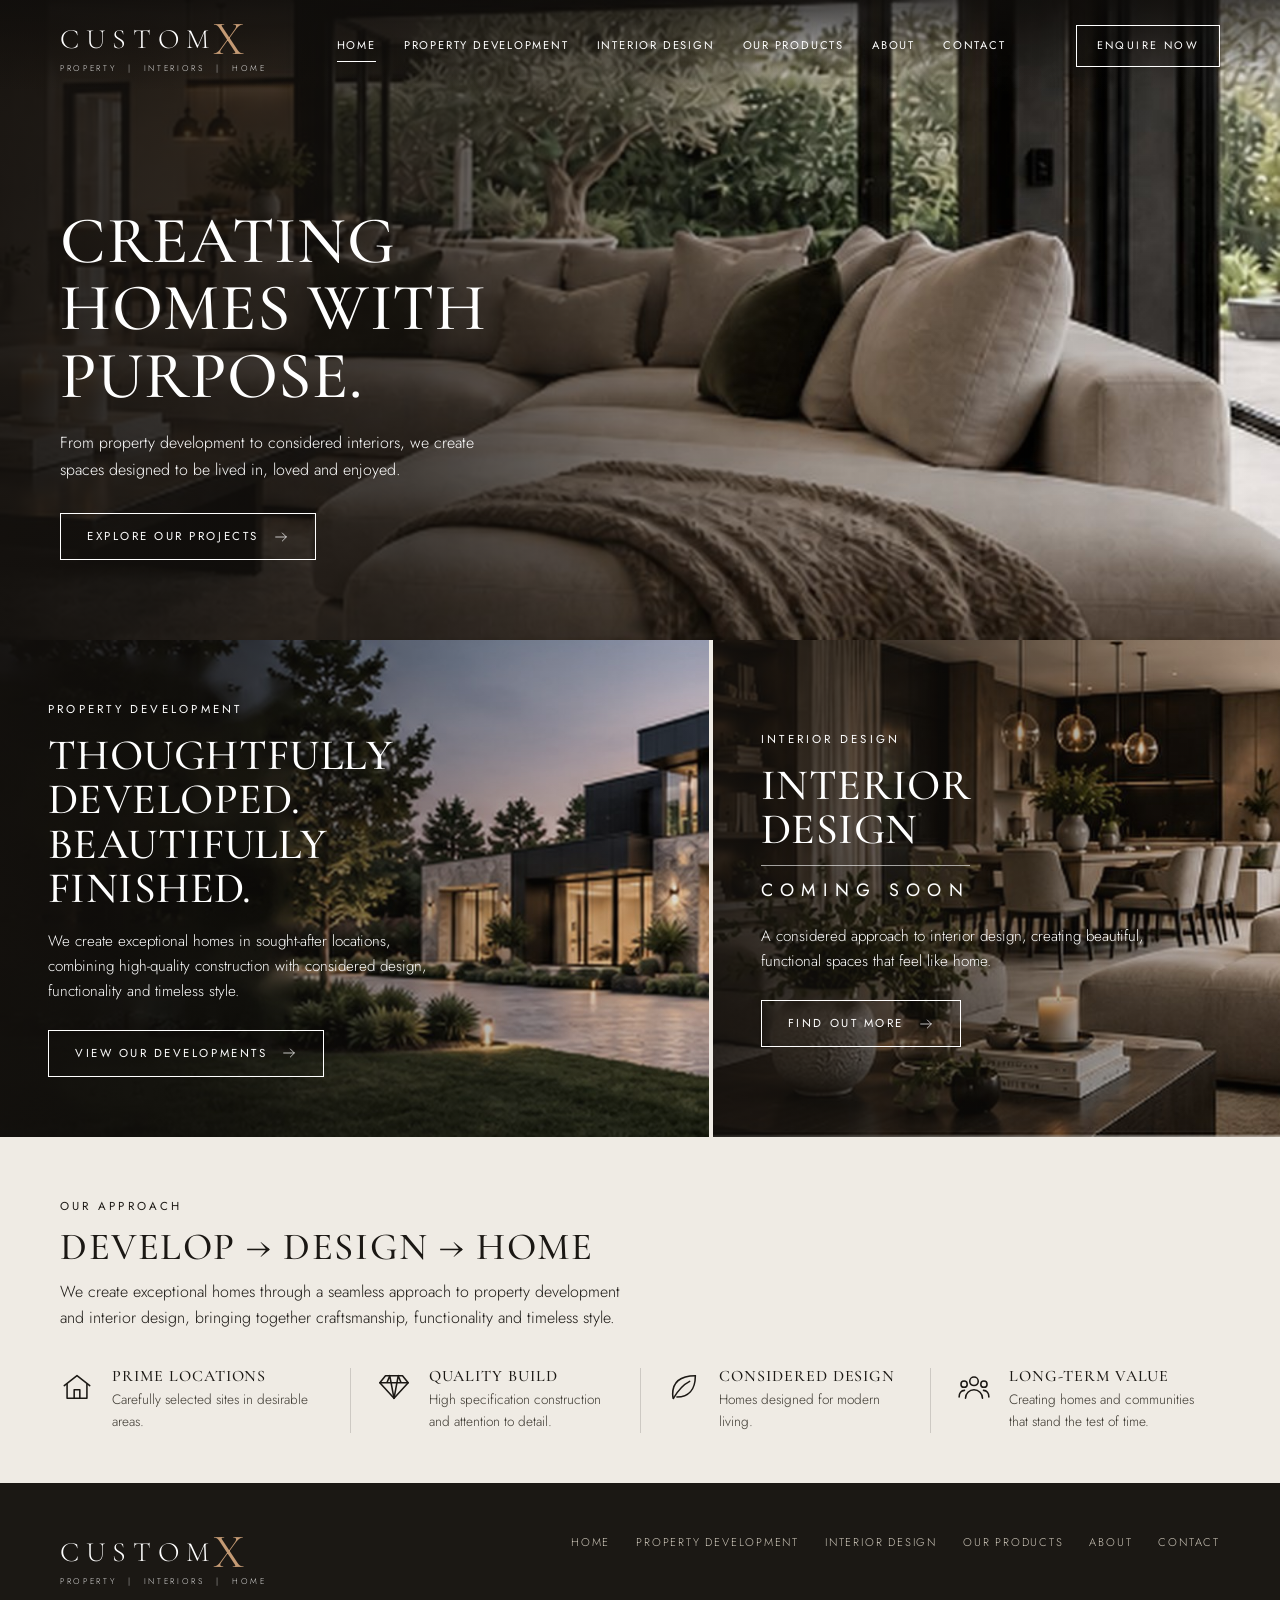
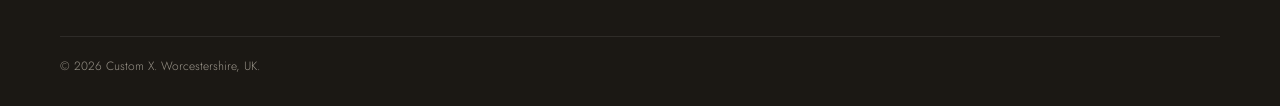
<file: index.html>
<!doctype html>
<html lang="en-GB">
<head>
<meta charset="utf-8">
<meta name="viewport" content="width=device-width,initial-scale=1">
<title>Custom X | Property, Interiors & Home</title>
<meta name="description" content="Custom X creates exceptional homes in Worcestershire, from property development to considered interiors.">
<link rel="preconnect" href="https://fonts.googleapis.com"><link rel="preconnect" href="https://fonts.gstatic.com" crossorigin>
<link href="https://fonts.googleapis.com/css2?family=Cormorant+Garamond:wght@400;500&family=Jost:wght@300;400;500&display=swap" rel="stylesheet">
<link rel="stylesheet" href="styles.css">
</head>
<body>
<header class="site-header"><div class="wrap">
  <a class="logo" href="index.html" aria-label="Custom X home"><span class="word">CUSTOM<span class="x">X</span></span><span class="tag">PROPERTY &nbsp;|&nbsp; INTERIORS &nbsp;|&nbsp; HOME</span></a>
  <nav class="nav" id="nav" aria-label="Main"><a href="index.html" aria-current="page">Home</a><a href="property-development.html">Property Development</a><a href="interior-design.html">Interior Design</a><a href="products.html">Our Products</a><a href="about.html">About</a><a href="contact.html">Contact</a><button class="menu-btn close" aria-label="Close menu" onclick="toggleNav()"><svg class="" viewBox="0 0 24 24" fill="none" stroke="currentColor" stroke-width="1.1" stroke-linecap="round" stroke-linejoin="round" aria-hidden="true"><path d="M5 5l14 14M19 5L5 19"/></svg></button></nav>
  <a class="btn header-cta" href="contact.html">Enquire now</a>
  <button class="menu-btn" aria-label="Open menu" onclick="toggleNav()"><svg class="" viewBox="0 0 24 24" fill="none" stroke="currentColor" stroke-width="1.1" stroke-linecap="round" stroke-linejoin="round" aria-hidden="true"><path d="M3 7h18M3 12h18M3 17h18"/></svg></button>
</div></header>
<main>

<section class="hero tall" style="background-image:url(hero-home.jpg)"><div class="wrap">
  <h1>Creating<br>homes with<br>purpose.</h1>
  <p class="lead">From property development to considered interiors, we create spaces designed to be lived in, loved and enjoyed.</p>
  <a class="btn" href="property-development.html#projects">Explore our projects <svg class="" viewBox="0 0 24 24" fill="none" stroke="currentColor" stroke-width="1.1" stroke-linecap="round" stroke-linejoin="round" aria-hidden="true"><path d="M4 12h16M14 6l6 6-6 6"/></svg></a>
</div></section>
<section class="split">
  <div class="panel" style="background-image:url(hero-property.jpg)"><div>
    <span class="eyebrow">Property development</span>
    <h2>Thoughtfully<br>developed.<br>Beautifully<br>finished.</h2>
    <p>We create exceptional homes in sought-after locations, combining high-quality construction with considered design, functionality and timeless style.</p>
    <a class="btn" href="property-development.html">View our developments <svg class="" viewBox="0 0 24 24" fill="none" stroke="currentColor" stroke-width="1.1" stroke-linecap="round" stroke-linejoin="round" aria-hidden="true"><path d="M4 12h16M14 6l6 6-6 6"/></svg></a>
  </div></div>
  <div class="panel" style="background-image:url(hero-interior.jpg);background-position:70% center"><div>
    <span class="eyebrow">Interior design</span>
    <h2>Interior<br>design</h2>
    <div class="soon" style="border-top:1px solid rgba(255,255,255,.6);display:inline-block;padding-top:10px">Coming soon</div>
    <p>A considered approach to interior design, creating beautiful, functional spaces that feel like home.</p>
    <a class="btn" href="interior-design.html">Find out more <svg class="" viewBox="0 0 24 24" fill="none" stroke="currentColor" stroke-width="1.1" stroke-linecap="round" stroke-linejoin="round" aria-hidden="true"><path d="M4 12h16M14 6l6 6-6 6"/></svg></a>
  </div></div>
</section>
<section class="approach on-light"><div class="wrap">
  <span class="eyebrow">Our approach</span>
  <h2>Develop &rarr; Design &rarr; Home</h2>
  <p>We create exceptional homes through a seamless approach to property development and interior design, bringing together craftsmanship, functionality and timeless style.</p>
</div><section class="features"><div class="wrap"><div class="feature"><svg class="" viewBox="0 0 24 24" fill="none" stroke="currentColor" stroke-width="1.1" stroke-linecap="round" stroke-linejoin="round" aria-hidden="true"><path d="M3 11l9-7 9 7"/><path d="M5 10v10h14V10"/><path d="M10 20v-6h4v6"/></svg><div><h3>Prime locations</h3><p>Carefully selected sites in desirable areas.</p></div></div><div class="feature"><svg class="" viewBox="0 0 24 24" fill="none" stroke="currentColor" stroke-width="1.1" stroke-linecap="round" stroke-linejoin="round" aria-hidden="true"><path d="M6 4h12l4 5-10 11L2 9z"/><path d="M2 9h20M9 4l3 16 3-16M7 9l2-5M17 9l-2-5"/></svg><div><h3>Quality build</h3><p>High specification construction and attention to detail.</p></div></div><div class="feature"><svg class="" viewBox="0 0 24 24" fill="none" stroke="currentColor" stroke-width="1.1" stroke-linecap="round" stroke-linejoin="round" aria-hidden="true"><path d="M20 4C9 4 4 9 4 17c0 1 0 2 .5 3"/><path d="M20 4c0 10-5 15-13 15"/><path d="M4.5 20C8 14 12 10 16 8"/></svg><div><h3>Considered design</h3><p>Homes designed for modern living.</p></div></div><div class="feature"><svg class="" viewBox="0 0 24 24" fill="none" stroke="currentColor" stroke-width="1.1" stroke-linecap="round" stroke-linejoin="round" aria-hidden="true"><circle cx="12" cy="8" r="3"/><circle cx="5" cy="10" r="2.2"/><circle cx="19" cy="10" r="2.2"/><path d="M6 20c0-3.5 2.7-6 6-6s6 2.5 6 6"/><path d="M1.5 19c0-2.6 1.5-4.5 3.8-4.6M22.5 19c0-2.6-1.5-4.5-3.8-4.6"/></svg><div><h3>Long-term value</h3><p>Creating homes and communities that stand the test of time.</p></div></div></div></section></section>

</main>
<footer class="site-footer"><div class="wrap">
  <a class="logo" href="index.html"><span class="word">CUSTOM<span class="x">X</span></span><span class="tag">PROPERTY &nbsp;|&nbsp; INTERIORS &nbsp;|&nbsp; HOME</span></a>
  <nav aria-label="Footer"><a href="index.html">Home</a><a href="property-development.html">Property Development</a><a href="interior-design.html">Interior Design</a><a href="products.html">Our Products</a><a href="about.html">About</a><a href="contact.html">Contact</a></nav>
  <div class="legal">&copy; <span id="yr">2026</span> Custom X. Worcestershire, UK.</div>
</div></footer>
<script>
function toggleNav(){document.getElementById('nav').classList.toggle('open')}
document.getElementById('yr').textContent=new Date().getFullYear();
</script>
</body>
</html>
</file>
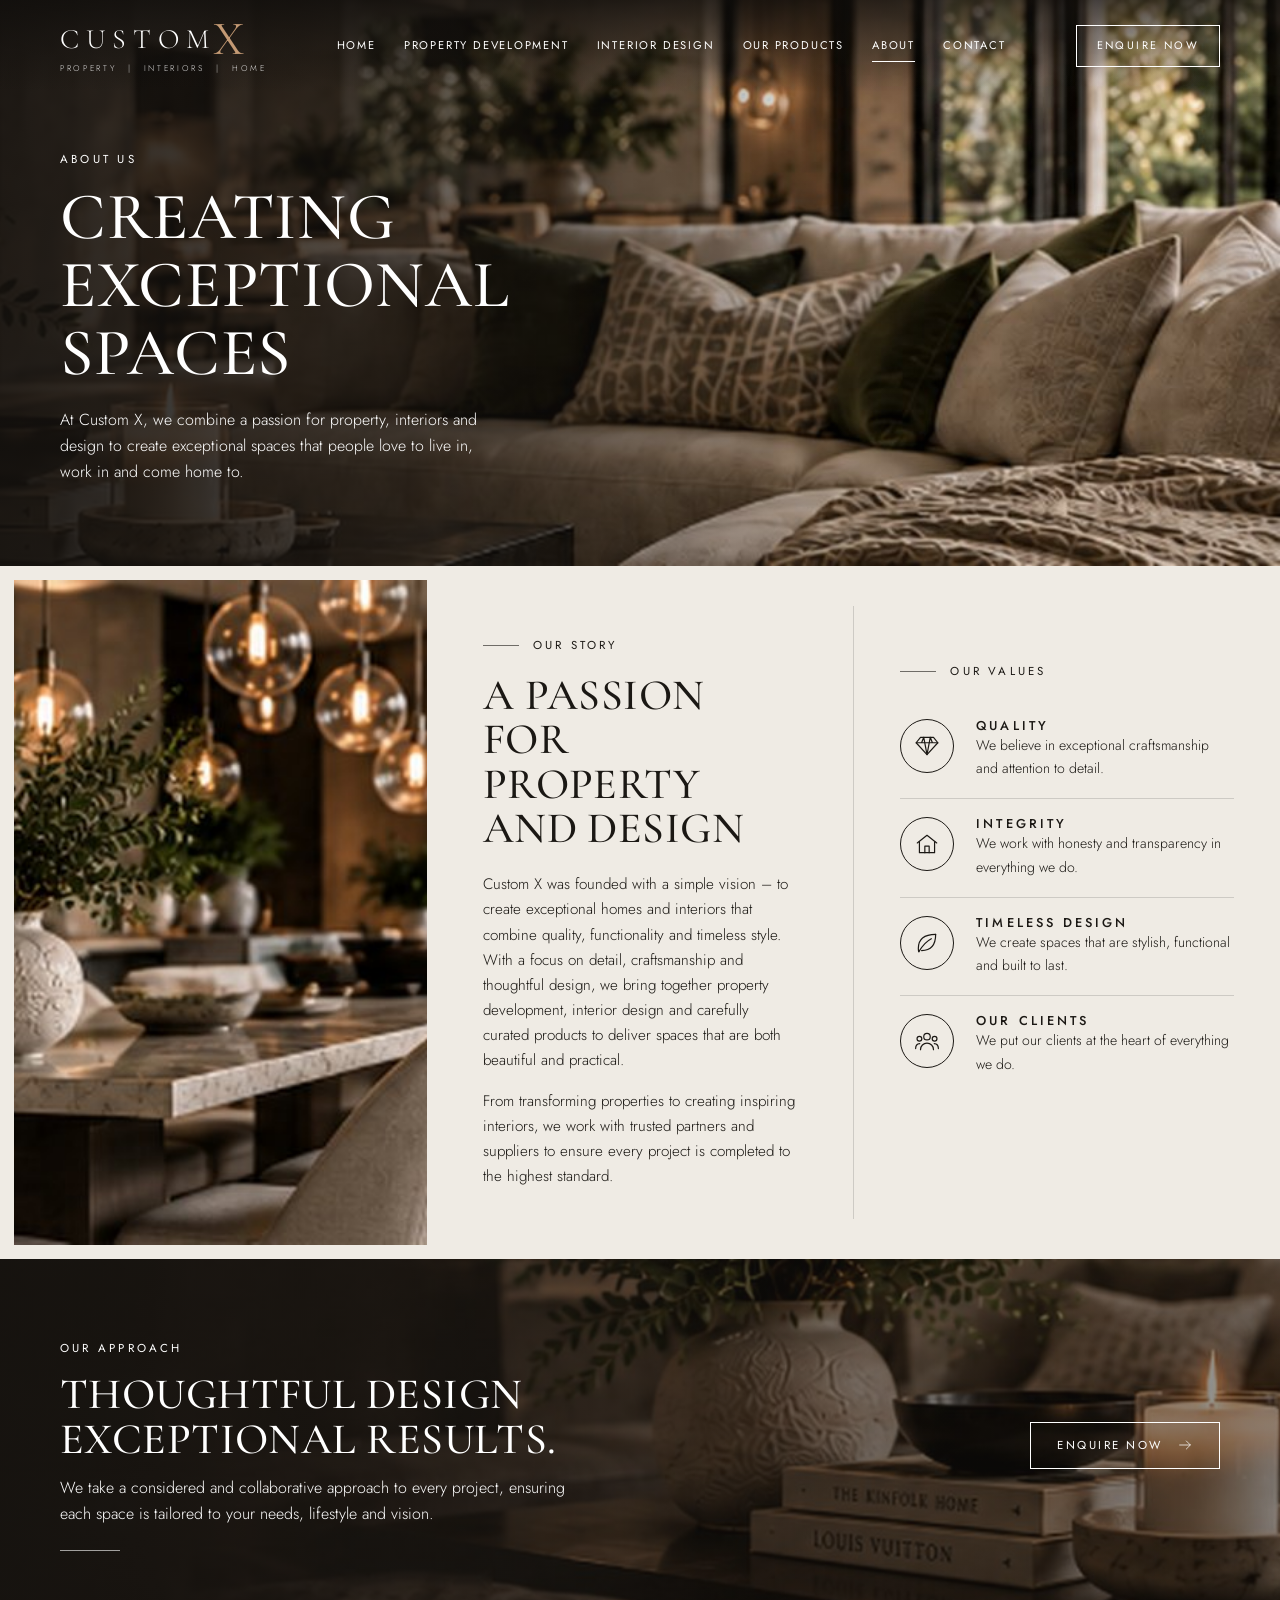
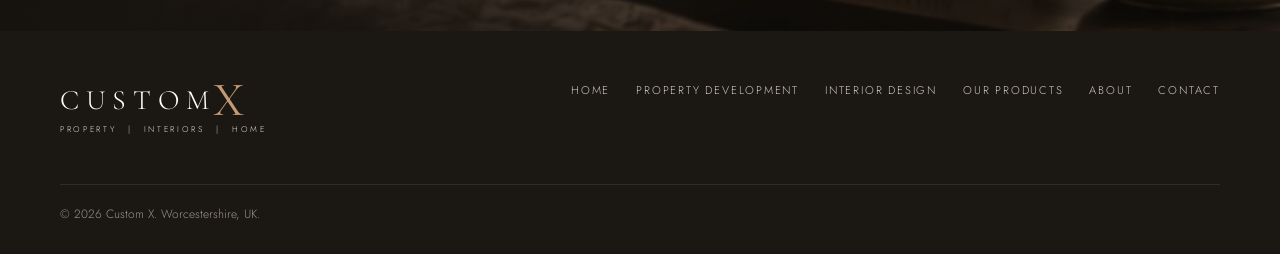
<file: about.html>
<!doctype html>
<html lang="en-GB">
<head>
<meta charset="utf-8">
<meta name="viewport" content="width=device-width,initial-scale=1">
<title>About Us | Custom X</title>
<meta name="description" content="Custom X combines a passion for property, interiors and design to create exceptional spaces.">
<link rel="preconnect" href="https://fonts.googleapis.com"><link rel="preconnect" href="https://fonts.gstatic.com" crossorigin>
<link href="https://fonts.googleapis.com/css2?family=Cormorant+Garamond:wght@400;500&family=Jost:wght@300;400;500&display=swap" rel="stylesheet">
<link rel="stylesheet" href="styles.css">
</head>
<body>
<header class="site-header"><div class="wrap">
  <a class="logo" href="index.html" aria-label="Custom X home"><span class="word">CUSTOM<span class="x">X</span></span><span class="tag">PROPERTY &nbsp;|&nbsp; INTERIORS &nbsp;|&nbsp; HOME</span></a>
  <nav class="nav" id="nav" aria-label="Main"><a href="index.html">Home</a><a href="property-development.html">Property Development</a><a href="interior-design.html">Interior Design</a><a href="products.html">Our Products</a><a href="about.html" aria-current="page">About</a><a href="contact.html">Contact</a><button class="menu-btn close" aria-label="Close menu" onclick="toggleNav()"><svg class="" viewBox="0 0 24 24" fill="none" stroke="currentColor" stroke-width="1.1" stroke-linecap="round" stroke-linejoin="round" aria-hidden="true"><path d="M5 5l14 14M19 5L5 19"/></svg></button></nav>
  <a class="btn header-cta" href="contact.html">Enquire now</a>
  <button class="menu-btn" aria-label="Open menu" onclick="toggleNav()"><svg class="" viewBox="0 0 24 24" fill="none" stroke="currentColor" stroke-width="1.1" stroke-linecap="round" stroke-linejoin="round" aria-hidden="true"><path d="M3 7h18M3 12h18M3 17h18"/></svg></button>
</div></header>
<main>

<section class="hero" style="background-image:url(hero-about.jpg)"><div class="wrap">
  <span class="eyebrow">About us</span>
  <h1 style="margin-top:14px">Creating<br>exceptional<br>spaces</h1>
  <p class="lead">At Custom X, we combine a passion for property, interiors and design to create exceptional spaces that people love to live in, work in and come home to.</p>
</div></section>
<section class="story">
  <div class="img" style="background-image:url(dining.jpg);margin:14px 0 14px 14px" role="img" aria-label="Dining room with glass pendant lights"></div>
  <div class="txt"><span class="eyebrow rule">Our story</span><h2>A passion for<br>property and design</h2>
  <p>Custom X was founded with a simple vision &ndash; to create exceptional homes and interiors that combine quality, functionality and timeless style. With a focus on detail, craftsmanship and thoughtful design, we bring together property development, interior design and carefully curated products to deliver spaces that are both beautiful and practical.</p>
  <p>From transforming properties to creating inspiring interiors, we work with trusted partners and suppliers to ensure every project is completed to the highest standard.</p></div>
  <div class="values"><span class="eyebrow rule">Our values</span><ul><li><span class="ic"><svg class="" viewBox="0 0 24 24" fill="none" stroke="currentColor" stroke-width="1.1" stroke-linecap="round" stroke-linejoin="round" aria-hidden="true"><path d="M6 4h12l4 5-10 11L2 9z"/><path d="M2 9h20M9 4l3 16 3-16M7 9l2-5M17 9l-2-5"/></svg></span><div><h3>QUALITY</h3><p>We believe in exceptional craftsmanship and attention to detail.</p></div></li><li><span class="ic"><svg class="" viewBox="0 0 24 24" fill="none" stroke="currentColor" stroke-width="1.1" stroke-linecap="round" stroke-linejoin="round" aria-hidden="true"><path d="M3 11l9-7 9 7"/><path d="M5 10v10h14V10"/><path d="M10 20v-6h4v6"/></svg></span><div><h3>INTEGRITY</h3><p>We work with honesty and transparency in everything we do.</p></div></li><li><span class="ic"><svg class="" viewBox="0 0 24 24" fill="none" stroke="currentColor" stroke-width="1.1" stroke-linecap="round" stroke-linejoin="round" aria-hidden="true"><path d="M20 4C9 4 4 9 4 17c0 1 0 2 .5 3"/><path d="M20 4c0 10-5 15-13 15"/><path d="M4.5 20C8 14 12 10 16 8"/></svg></span><div><h3>TIMELESS DESIGN</h3><p>We create spaces that are stylish, functional and built to last.</p></div></li><li><span class="ic"><svg class="" viewBox="0 0 24 24" fill="none" stroke="currentColor" stroke-width="1.1" stroke-linecap="round" stroke-linejoin="round" aria-hidden="true"><circle cx="12" cy="8" r="3"/><circle cx="5" cy="10" r="2.2"/><circle cx="19" cy="10" r="2.2"/><path d="M6 20c0-3.5 2.7-6 6-6s6 2.5 6 6"/><path d="M1.5 19c0-2.6 1.5-4.5 3.8-4.6M22.5 19c0-2.6-1.5-4.5-3.8-4.6"/></svg></span><div><h3>OUR CLIENTS</h3><p>We put our clients at the heart of everything we do.</p></div></li></ul></div>
</section>
<section class="band" style="background-image:url(band-about.jpg)"><div class="wrap">
  <div><span class="eyebrow">Our approach</span><h2>Thoughtful design<br>exceptional results.</h2>
  <p>We take a considered and collaborative approach to every project, ensuring each space is tailored to your needs, lifestyle and vision.</p><div class="short-rule"></div></div>
  <a class="btn" href="contact.html">Enquire now <svg class="" viewBox="0 0 24 24" fill="none" stroke="currentColor" stroke-width="1.1" stroke-linecap="round" stroke-linejoin="round" aria-hidden="true"><path d="M4 12h16M14 6l6 6-6 6"/></svg></a>
</div></section>

</main>
<footer class="site-footer"><div class="wrap">
  <a class="logo" href="index.html"><span class="word">CUSTOM<span class="x">X</span></span><span class="tag">PROPERTY &nbsp;|&nbsp; INTERIORS &nbsp;|&nbsp; HOME</span></a>
  <nav aria-label="Footer"><a href="index.html">Home</a><a href="property-development.html">Property Development</a><a href="interior-design.html">Interior Design</a><a href="products.html">Our Products</a><a href="about.html">About</a><a href="contact.html">Contact</a></nav>
  <div class="legal">&copy; <span id="yr">2026</span> Custom X. Worcestershire, UK.</div>
</div></footer>
<script>
function toggleNav(){document.getElementById('nav').classList.toggle('open')}
document.getElementById('yr').textContent=new Date().getFullYear();
</script>
</body>
</html>
</file>
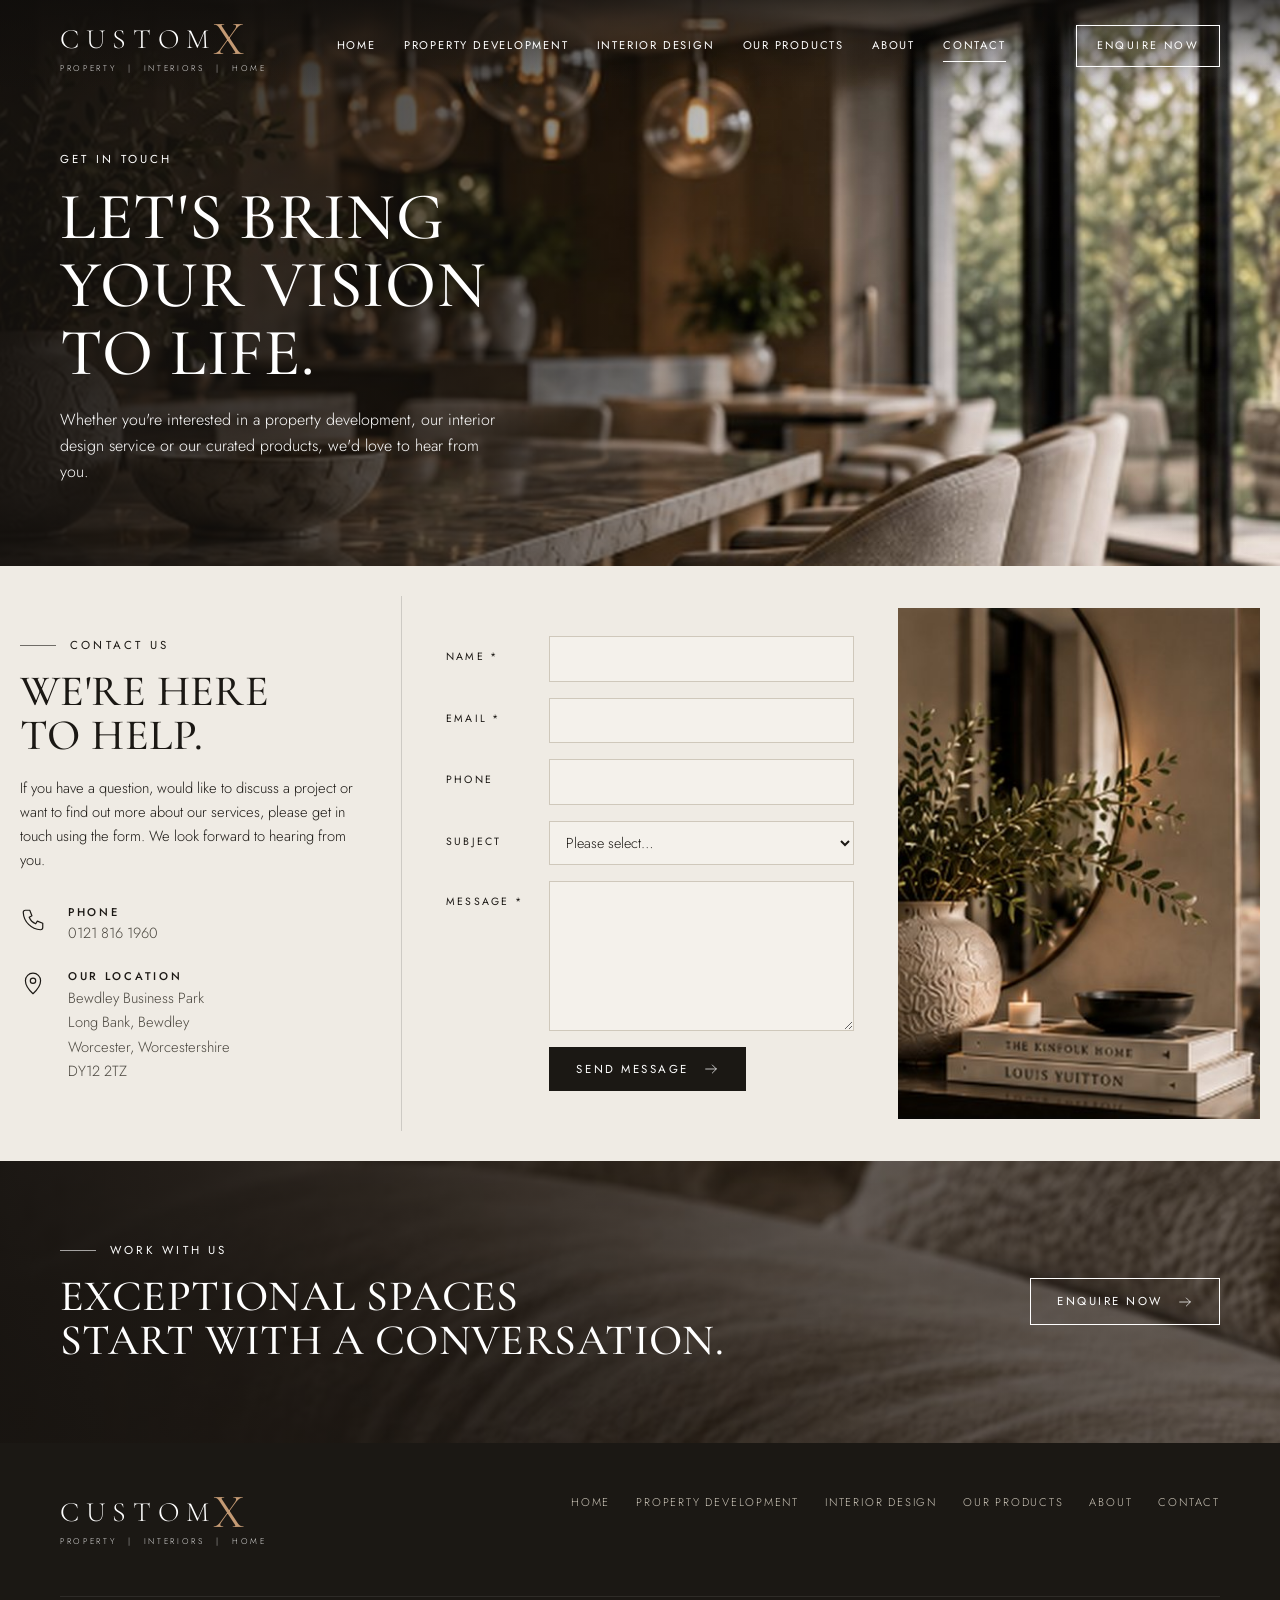
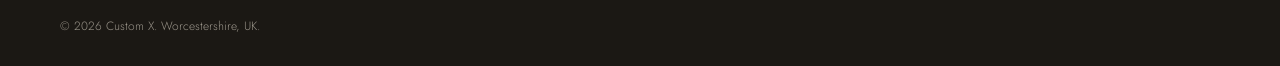
<file: contact.html>
<!doctype html>
<html lang="en-GB">
<head>
<meta charset="utf-8">
<meta name="viewport" content="width=device-width,initial-scale=1">
<title>Contact | Custom X</title>
<meta name="description" content="Get in touch with Custom X about property development, interior design or our curated products.">
<link rel="preconnect" href="https://fonts.googleapis.com"><link rel="preconnect" href="https://fonts.gstatic.com" crossorigin>
<link href="https://fonts.googleapis.com/css2?family=Cormorant+Garamond:wght@400;500&family=Jost:wght@300;400;500&display=swap" rel="stylesheet">
<link rel="stylesheet" href="styles.css">
</head>
<body>
<header class="site-header"><div class="wrap">
  <a class="logo" href="index.html" aria-label="Custom X home"><span class="word">CUSTOM<span class="x">X</span></span><span class="tag">PROPERTY &nbsp;|&nbsp; INTERIORS &nbsp;|&nbsp; HOME</span></a>
  <nav class="nav" id="nav" aria-label="Main"><a href="index.html">Home</a><a href="property-development.html">Property Development</a><a href="interior-design.html">Interior Design</a><a href="products.html">Our Products</a><a href="about.html">About</a><a href="contact.html" aria-current="page">Contact</a><button class="menu-btn close" aria-label="Close menu" onclick="toggleNav()"><svg class="" viewBox="0 0 24 24" fill="none" stroke="currentColor" stroke-width="1.1" stroke-linecap="round" stroke-linejoin="round" aria-hidden="true"><path d="M5 5l14 14M19 5L5 19"/></svg></button></nav>
  <a class="btn header-cta" href="contact.html">Enquire now</a>
  <button class="menu-btn" aria-label="Open menu" onclick="toggleNav()"><svg class="" viewBox="0 0 24 24" fill="none" stroke="currentColor" stroke-width="1.1" stroke-linecap="round" stroke-linejoin="round" aria-hidden="true"><path d="M3 7h18M3 12h18M3 17h18"/></svg></button>
</div></header>
<main>

<section class="hero" style="background-image:url(hero-contact.jpg)"><div class="wrap">
  <span class="eyebrow">Get in touch</span>
  <h1 style="margin-top:14px">Let's bring<br>your vision<br>to life.</h1>
  <p class="lead">Whether you're interested in a property development, our interior design service or our curated products, we'd love to hear from you.</p>
</div></section>
<section class="wrap contact on-light" id="form">
  <div class="info"><span class="eyebrow rule">Contact us</span><h2>We're here<br>to help.</h2>
    <p>If you have a question, would like to discuss a project or want to find out more about our services, please get in touch using the form. We look forward to hearing from you.</p>
    <dl>
      <div class="row"><svg class="" viewBox="0 0 24 24" fill="none" stroke="currentColor" stroke-width="1.1" stroke-linecap="round" stroke-linejoin="round" aria-hidden="true"><path d="M5 3h4l2 5-2.5 1.5a11 11 0 006 6L16 13l5 2v4a2 2 0 01-2 2A17 17 0 013 5a2 2 0 012-2z"/></svg><div><dt>Phone</dt><dd><a href="tel:+441218161960">0121 816 1960</a></dd></div></div>
      <div class="row"><svg class="" viewBox="0 0 24 24" fill="none" stroke="currentColor" stroke-width="1.1" stroke-linecap="round" stroke-linejoin="round" aria-hidden="true"><path d="M12 21s-7-6.5-7-12a7 7 0 0114 0c0 5.5-7 12-7 12z"/><circle cx="12" cy="9" r="2.5"/></svg><div><dt>Our location</dt><dd>Bewdley Business Park<br>Long Bank, Bewdley<br>Worcester, Worcestershire<br>DY12 2TZ</dd></div></div>
    </dl>
  </div>
  <form id="enquiry" method="POST" action="https://formsubmit.co/katie@ctmx.co.uk">
    <input type="hidden" name="_subject" value="New website enquiry - Custom X">
    <input type="hidden" name="_template" value="table">
    <p class="hp"><label>Leave blank <input name="_honey" tabindex="-1" autocomplete="off"></label></p>
    <label for="f-name">Name *</label><input id="f-name" name="name" required autocomplete="name">
    <label for="f-email">Email *</label><input id="f-email" name="email" type="email" required autocomplete="email">
    <label for="f-phone">Phone</label><input id="f-phone" name="phone" type="tel" autocomplete="tel">
    <label for="f-subject">Subject</label>
    <select id="f-subject" name="subject">
      <option value="">Please select&hellip;</option>
      <option value="property">Property development</option>
      <option value="interior">Interior design (register interest)</option>
      <option value="products">Our products</option>
      <option value="other">Something else</option>
    </select>
    <label for="f-msg">Message *</label><textarea id="f-msg" name="message" required></textarea>
    <button class="btn dark" type="submit">Send message <svg class="" viewBox="0 0 24 24" fill="none" stroke="currentColor" stroke-width="1.1" stroke-linecap="round" stroke-linejoin="round" aria-hidden="true"><path d="M4 12h16M14 6l6 6-6 6"/></svg></button>
    <p class="form-note" id="note">Thank you &ndash; we'll be in touch shortly.</p>
  </form>
  <div class="img" style="background-image:url(mirror.jpg)" role="img" aria-label="Styled console with mirror and vase"></div>
</section>
<section class="band" style="background-image:url(band-contact.jpg)"><div class="wrap">
  <div><span class="eyebrow rule">Work with us</span><h2>Exceptional spaces<br>start with a conversation.</h2></div>
  <a class="btn" href="#form">Enquire now <svg class="" viewBox="0 0 24 24" fill="none" stroke="currentColor" stroke-width="1.1" stroke-linecap="round" stroke-linejoin="round" aria-hidden="true"><path d="M4 12h16M14 6l6 6-6 6"/></svg></a>
</div></section>
<script>
(function(){
  var s=new URLSearchParams(location.search).get('subject');
  if(s)document.getElementById('f-subject').value=s;
  var f=document.getElementById('enquiry');
  f.addEventListener('submit',function(e){
    e.preventDefault();
    fetch('https://formsubmit.co/ajax/katie@ctmx.co.uk',{method:'POST',headers:{'Accept':'application/json'},body:new FormData(f)})
      .then(function(r){if(!r.ok)throw 0;f.reset();document.getElementById('note').style.display='block'})
      .catch(function(){var n=document.getElementById('note');n.textContent='Sorry, that did not send. Please try again in a moment or give us a call.';n.style.display='block'});
  });
})();
</script>

</main>
<footer class="site-footer"><div class="wrap">
  <a class="logo" href="index.html"><span class="word">CUSTOM<span class="x">X</span></span><span class="tag">PROPERTY &nbsp;|&nbsp; INTERIORS &nbsp;|&nbsp; HOME</span></a>
  <nav aria-label="Footer"><a href="index.html">Home</a><a href="property-development.html">Property Development</a><a href="interior-design.html">Interior Design</a><a href="products.html">Our Products</a><a href="about.html">About</a><a href="contact.html">Contact</a></nav>
  <div class="legal">&copy; <span id="yr">2026</span> Custom X. Worcestershire, UK.</div>
</div></footer>
<script>
function toggleNav(){document.getElementById('nav').classList.toggle('open')}
document.getElementById('yr').textContent=new Date().getFullYear();
</script>
</body>
</html>
</file>
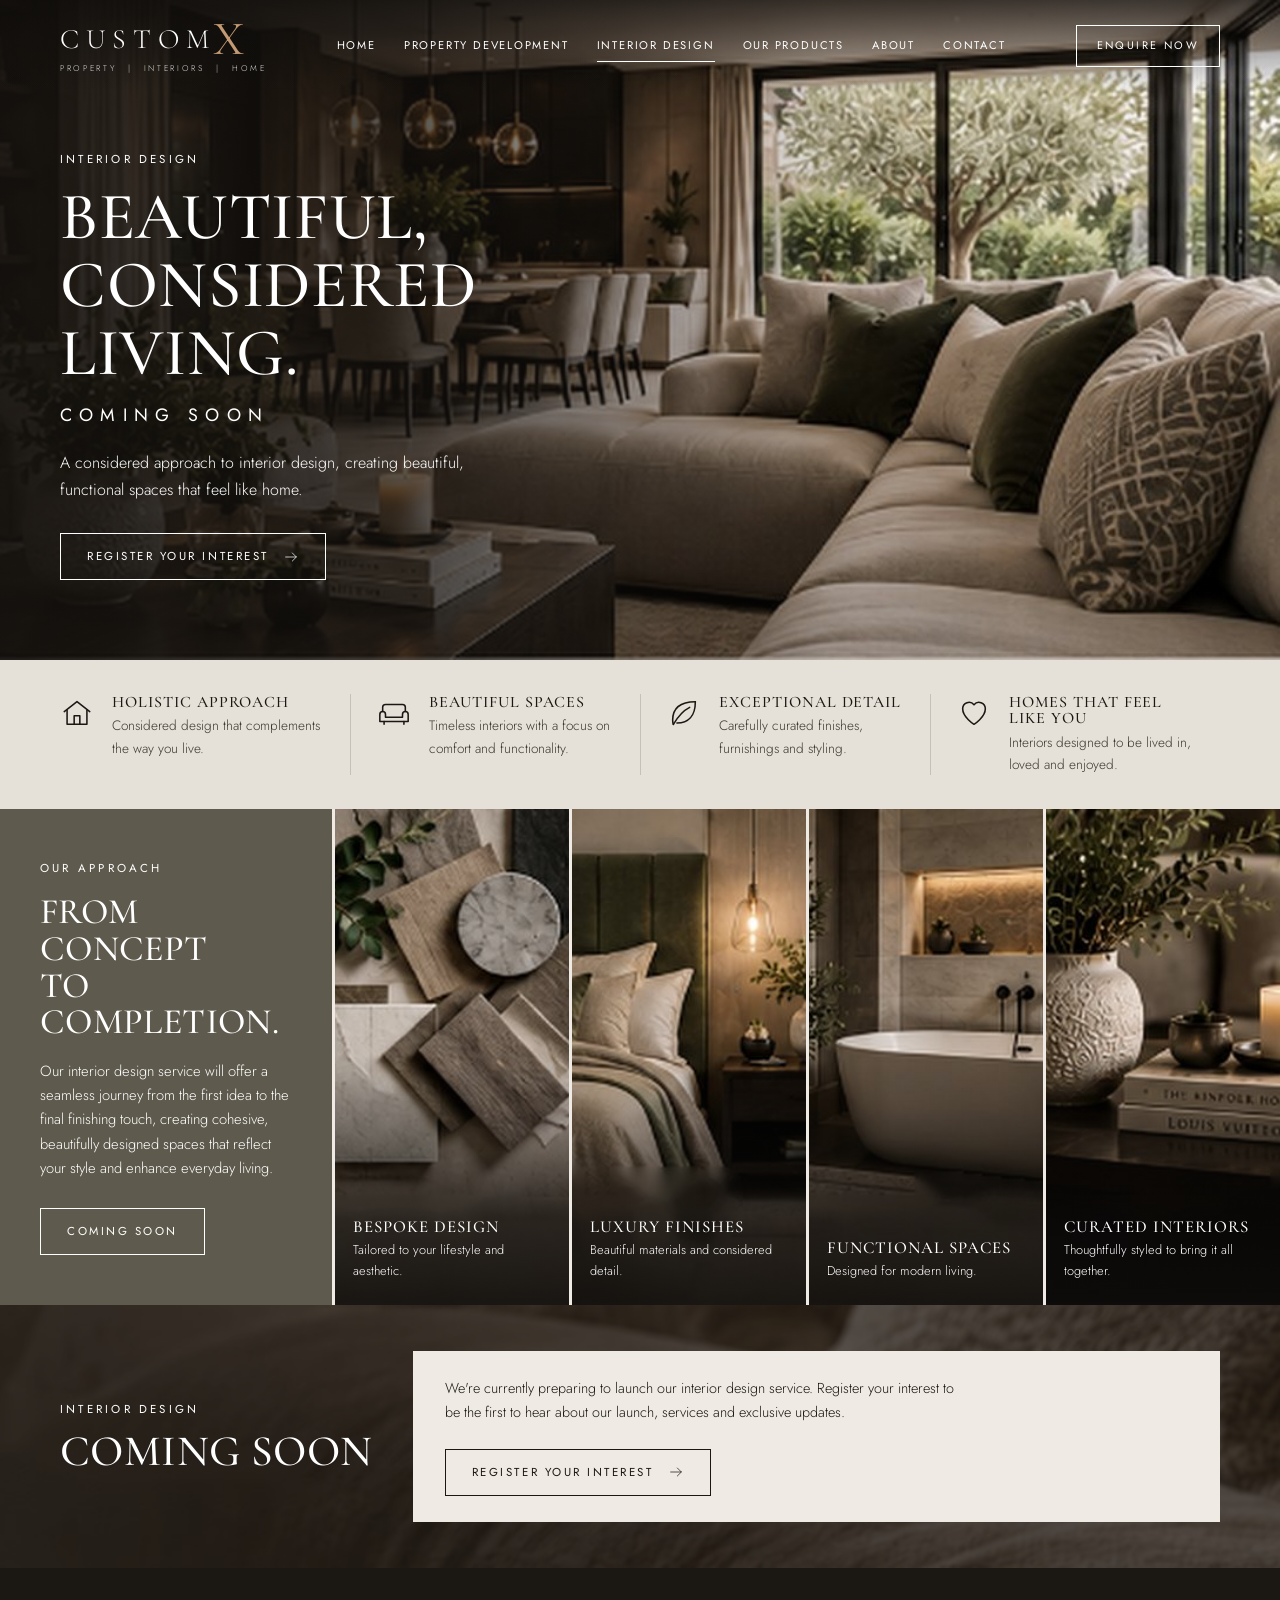
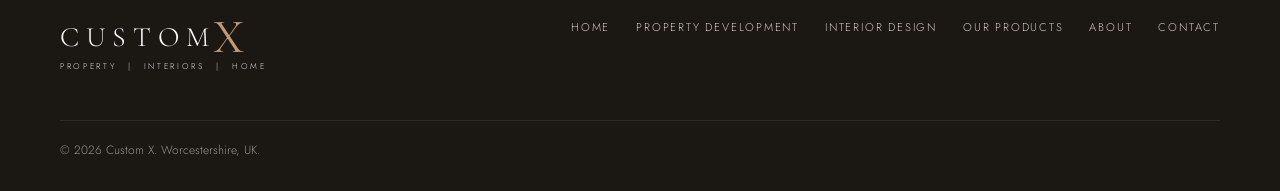
<file: interior-design.html>
<!doctype html>
<html lang="en-GB">
<head>
<meta charset="utf-8">
<meta name="viewport" content="width=device-width,initial-scale=1">
<title>Interior Design (Coming Soon) | Custom X</title>
<meta name="description" content="Custom X interior design service, coming soon. Register your interest.">
<link rel="preconnect" href="https://fonts.googleapis.com"><link rel="preconnect" href="https://fonts.gstatic.com" crossorigin>
<link href="https://fonts.googleapis.com/css2?family=Cormorant+Garamond:wght@400;500&family=Jost:wght@300;400;500&display=swap" rel="stylesheet">
<link rel="stylesheet" href="styles.css">
</head>
<body>
<header class="site-header"><div class="wrap">
  <a class="logo" href="index.html" aria-label="Custom X home"><span class="word">CUSTOM<span class="x">X</span></span><span class="tag">PROPERTY &nbsp;|&nbsp; INTERIORS &nbsp;|&nbsp; HOME</span></a>
  <nav class="nav" id="nav" aria-label="Main"><a href="index.html">Home</a><a href="property-development.html">Property Development</a><a href="interior-design.html" aria-current="page">Interior Design</a><a href="products.html">Our Products</a><a href="about.html">About</a><a href="contact.html">Contact</a><button class="menu-btn close" aria-label="Close menu" onclick="toggleNav()"><svg class="" viewBox="0 0 24 24" fill="none" stroke="currentColor" stroke-width="1.1" stroke-linecap="round" stroke-linejoin="round" aria-hidden="true"><path d="M5 5l14 14M19 5L5 19"/></svg></button></nav>
  <a class="btn header-cta" href="contact.html">Enquire now</a>
  <button class="menu-btn" aria-label="Open menu" onclick="toggleNav()"><svg class="" viewBox="0 0 24 24" fill="none" stroke="currentColor" stroke-width="1.1" stroke-linecap="round" stroke-linejoin="round" aria-hidden="true"><path d="M3 7h18M3 12h18M3 17h18"/></svg></button>
</div></header>
<main>

<section class="hero tall" style="background-image:url(hero-interior.jpg)"><div class="wrap">
  <span class="eyebrow">Interior design</span>
  <h1 style="margin-top:14px">Beautiful,<br>considered<br>living.</h1>
  <div class="soon">Coming soon</div>
  <p class="lead">A considered approach to interior design, creating beautiful, functional spaces that feel like home.</p>
  <a class="btn" href="contact.html?subject=interior#form">Register your interest <svg class="" viewBox="0 0 24 24" fill="none" stroke="currentColor" stroke-width="1.1" stroke-linecap="round" stroke-linejoin="round" aria-hidden="true"><path d="M4 12h16M14 6l6 6-6 6"/></svg></a>
</div></section>
<section class="features"><div class="wrap"><div class="feature"><svg class="" viewBox="0 0 24 24" fill="none" stroke="currentColor" stroke-width="1.1" stroke-linecap="round" stroke-linejoin="round" aria-hidden="true"><path d="M3 11l9-7 9 7"/><path d="M5 10v10h14V10"/><path d="M10 20v-6h4v6"/></svg><div><h3>Holistic approach</h3><p>Considered design that complements the way you live.</p></div></div><div class="feature"><svg class="" viewBox="0 0 24 24" fill="none" stroke="currentColor" stroke-width="1.1" stroke-linecap="round" stroke-linejoin="round" aria-hidden="true"><path d="M4 11V8a2 2 0 012-2h12a2 2 0 012 2v3"/><path d="M2 13a2 2 0 014 0v2h12v-2a2 2 0 014 0v5H2z"/><path d="M5 18v2M19 18v2"/></svg><div><h3>Beautiful spaces</h3><p>Timeless interiors with a focus on comfort and functionality.</p></div></div><div class="feature"><svg class="" viewBox="0 0 24 24" fill="none" stroke="currentColor" stroke-width="1.1" stroke-linecap="round" stroke-linejoin="round" aria-hidden="true"><path d="M20 4C9 4 4 9 4 17c0 1 0 2 .5 3"/><path d="M20 4c0 10-5 15-13 15"/><path d="M4.5 20C8 14 12 10 16 8"/></svg><div><h3>Exceptional detail</h3><p>Carefully curated finishes, furnishings and styling.</p></div></div><div class="feature"><svg class="" viewBox="0 0 24 24" fill="none" stroke="currentColor" stroke-width="1.1" stroke-linecap="round" stroke-linejoin="round" aria-hidden="true"><path d="M12 20s-8-5-8-11a4.5 4.5 0 018-2.8A4.5 4.5 0 0120 9c0 6-8 11-8 11z"/></svg><div><h3>Homes that feel like you</h3><p>Interiors designed to be lived in, loved and enjoyed.</p></div></div></div></section>
<section class="tiles">
  <div class="lead-tile"><span class="eyebrow">Our approach</span><h2>From concept<br>to completion.</h2>
  <p>Our interior design service will offer a seamless journey from the first idea to the final finishing touch, creating cohesive, beautifully designed spaces that reflect your style and enhance everyday living.</p>
  <div><span class="btn" style="cursor:default">Coming soon</span></div></div>
  <div class="tile" style="background-image:url(tile-bespoke.jpg)"><h3>Bespoke design</h3><p>Tailored to your lifestyle and aesthetic.</p></div><div class="tile" style="background-image:url(tile-finishes.jpg)"><h3>Luxury finishes</h3><p>Beautiful materials and considered detail.</p></div><div class="tile" style="background-image:url(tile-functional.jpg)"><h3>Functional spaces</h3><p>Designed for modern living.</p></div><div class="tile" style="background-image:url(tile-curated.jpg)"><h3>Curated interiors</h3><p>Thoughtfully styled to bring it all together.</p></div>
</section>
<section class="soon-band" style="background-image:url(band-contact.jpg)"><div class="wrap">
  <div><span class="eyebrow">Interior design</span><h2>Coming soon</h2></div>
  <div class="box on-light"><p>We're currently preparing to launch our interior design service. Register your interest to be the first to hear about our launch, services and exclusive updates.</p>
  <a class="btn" href="contact.html?subject=interior#form">Register your interest <svg class="" viewBox="0 0 24 24" fill="none" stroke="currentColor" stroke-width="1.1" stroke-linecap="round" stroke-linejoin="round" aria-hidden="true"><path d="M4 12h16M14 6l6 6-6 6"/></svg></a></div>
</div></section>

</main>
<footer class="site-footer"><div class="wrap">
  <a class="logo" href="index.html"><span class="word">CUSTOM<span class="x">X</span></span><span class="tag">PROPERTY &nbsp;|&nbsp; INTERIORS &nbsp;|&nbsp; HOME</span></a>
  <nav aria-label="Footer"><a href="index.html">Home</a><a href="property-development.html">Property Development</a><a href="interior-design.html">Interior Design</a><a href="products.html">Our Products</a><a href="about.html">About</a><a href="contact.html">Contact</a></nav>
  <div class="legal">&copy; <span id="yr">2026</span> Custom X. Worcestershire, UK.</div>
</div></footer>
<script>
function toggleNav(){document.getElementById('nav').classList.toggle('open')}
document.getElementById('yr').textContent=new Date().getFullYear();
</script>
</body>
</html>
</file>
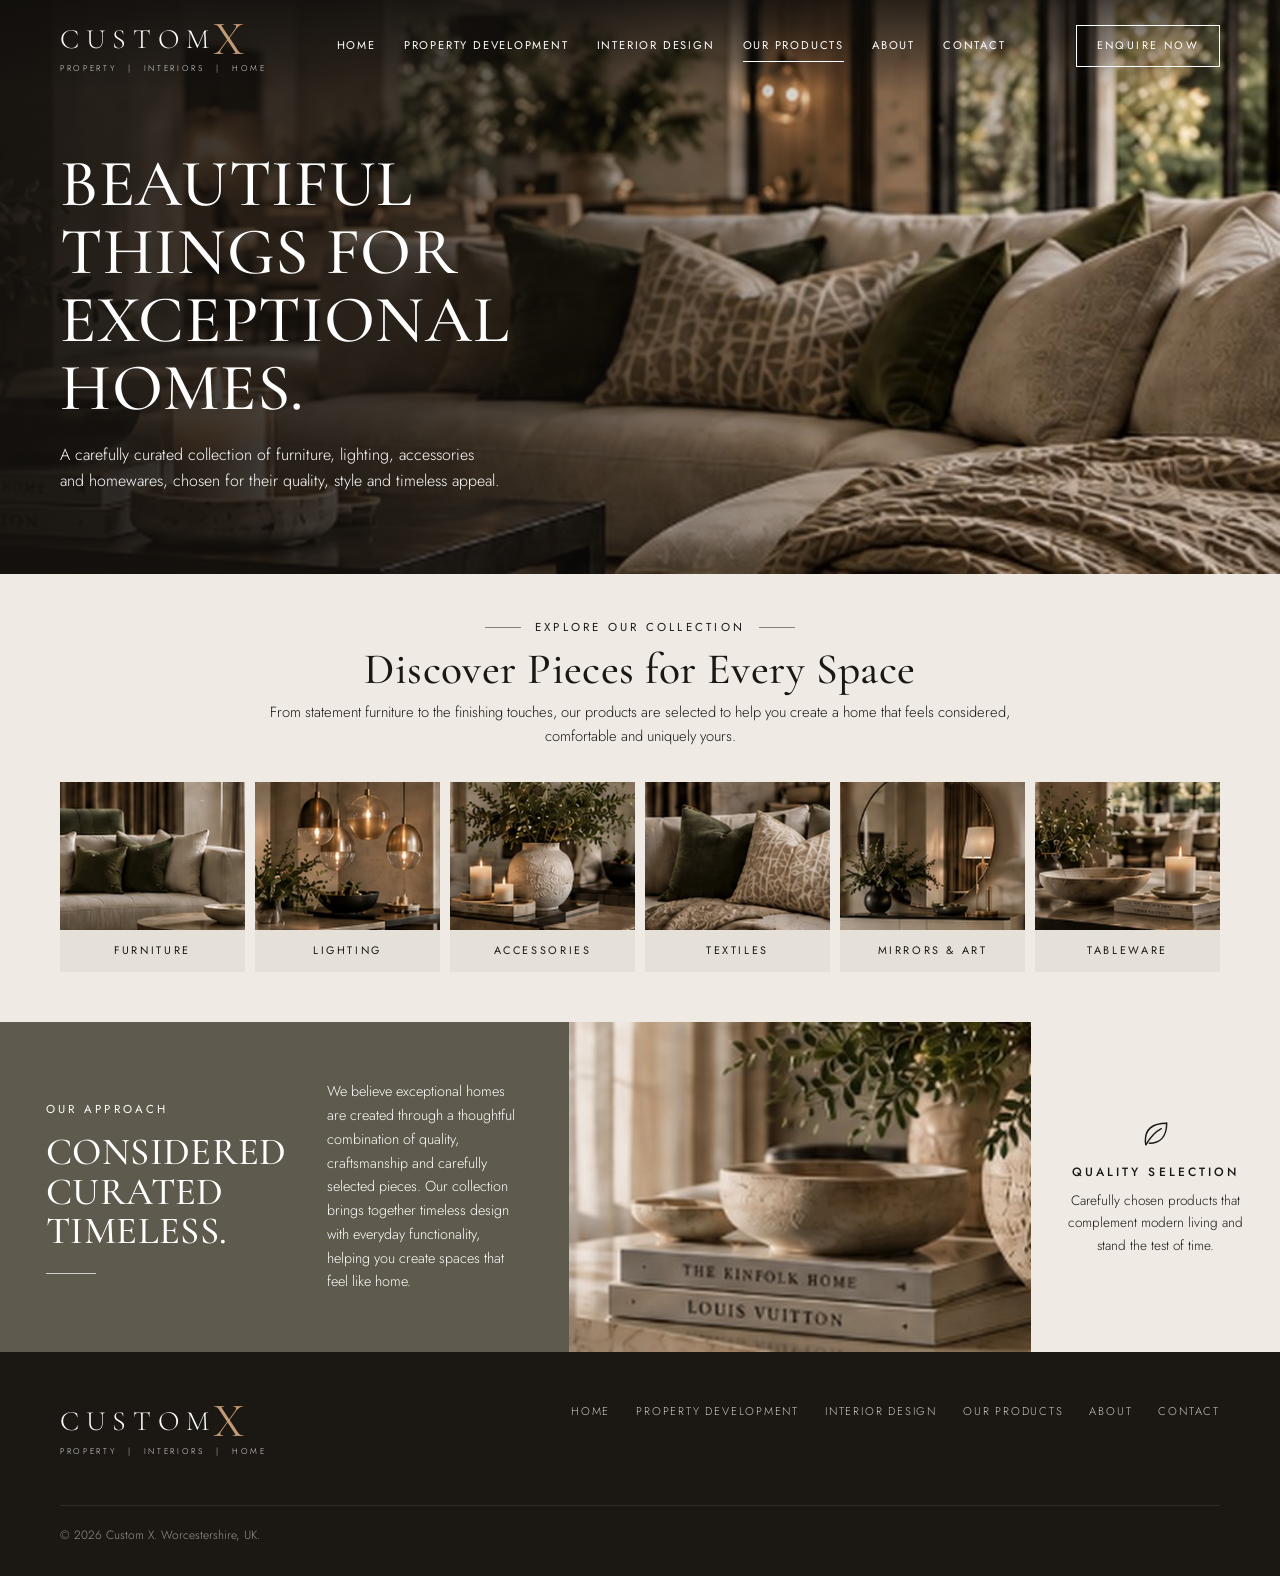
<file: products.html>
<!doctype html>
<html lang="en-GB">
<head>
<meta charset="utf-8">
<meta name="viewport" content="width=device-width,initial-scale=1">
<title>Our Products | Custom X</title>
<meta name="description" content="A curated collection of furniture, lighting, accessories and homewares chosen for quality and timeless appeal.">
<link rel="preconnect" href="https://fonts.googleapis.com"><link rel="preconnect" href="https://fonts.gstatic.com" crossorigin>
<link href="https://fonts.googleapis.com/css2?family=Cormorant+Garamond:wght@400;500&family=Jost:wght@300;400;500&display=swap" rel="stylesheet">
<link rel="stylesheet" href="styles.css">
</head>
<body>
<header class="site-header"><div class="wrap">
  <a class="logo" href="index.html" aria-label="Custom X home"><span class="word">CUSTOM<span class="x">X</span></span><span class="tag">PROPERTY &nbsp;|&nbsp; INTERIORS &nbsp;|&nbsp; HOME</span></a>
  <nav class="nav" id="nav" aria-label="Main"><a href="index.html">Home</a><a href="property-development.html">Property Development</a><a href="interior-design.html">Interior Design</a><a href="products.html" aria-current="page">Our Products</a><a href="about.html">About</a><a href="contact.html">Contact</a><button class="menu-btn close" aria-label="Close menu" onclick="toggleNav()"><svg class="" viewBox="0 0 24 24" fill="none" stroke="currentColor" stroke-width="1.1" stroke-linecap="round" stroke-linejoin="round" aria-hidden="true"><path d="M5 5l14 14M19 5L5 19"/></svg></button></nav>
  <a class="btn header-cta" href="contact.html">Enquire now</a>
  <button class="menu-btn" aria-label="Open menu" onclick="toggleNav()"><svg class="" viewBox="0 0 24 24" fill="none" stroke="currentColor" stroke-width="1.1" stroke-linecap="round" stroke-linejoin="round" aria-hidden="true"><path d="M3 7h18M3 12h18M3 17h18"/></svg></button>
</div></header>
<main>

<section class="hero" style="background-image:url(hero-products.jpg)"><div class="wrap">
  <h1>Beautiful<br>things for<br>exceptional<br>homes.</h1>
  <p class="lead">A carefully curated collection of furniture, lighting, accessories and homewares, chosen for their quality, style and timeless appeal.</p>
</div></section>
<section class="collection"><div class="wrap">
  <span class="eyebrow">Explore our collection</span>
  <h2>Discover Pieces for Every Space</h2>
  <p>From statement furniture to the finishing touches, our products are selected to help you create a home that feels considered, comfortable and uniquely yours.</p>
  <div class="cats"><a class="cat" href="contact.html?subject=products#form"><img src="cat-furniture.jpg" alt="Furniture" loading="lazy"><span>Furniture</span></a><a class="cat" href="contact.html?subject=products#form"><img src="cat-lighting.jpg" alt="Lighting" loading="lazy"><span>Lighting</span></a><a class="cat" href="contact.html?subject=products#form"><img src="cat-accessories.jpg" alt="Accessories" loading="lazy"><span>Accessories</span></a><a class="cat" href="contact.html?subject=products#form"><img src="cat-textiles.jpg" alt="Textiles" loading="lazy"><span>Textiles</span></a><a class="cat" href="contact.html?subject=products#form"><img src="cat-mirrors.jpg" alt="Mirrors &amp; Art" loading="lazy"><span>Mirrors &amp; Art</span></a><a class="cat" href="contact.html?subject=products#form"><img src="cat-tableware.jpg" alt="Tableware" loading="lazy"><span>Tableware</span></a></div>
</div></section>
<section class="curated">
  <div class="txt"><div><span class="eyebrow">Our approach</span><h2>Considered<br>curated<br>timeless.</h2></div>
  <p>We believe exceptional homes are created through a thoughtful combination of quality, craftsmanship and carefully selected pieces. Our collection brings together timeless design with everyday functionality, helping you create spaces that feel like home.</p></div>
  <div class="img" style="background-image:url(bowl.jpg)" role="img" aria-label="Stone bowl styled on books"></div>
  <div class="q"><svg class="" viewBox="0 0 24 24" fill="none" stroke="currentColor" stroke-width="1.1" stroke-linecap="round" stroke-linejoin="round" aria-hidden="true"><path d="M20 4C9 4 4 9 4 17c0 1 0 2 .5 3"/><path d="M20 4c0 10-5 15-13 15"/><path d="M4.5 20C8 14 12 10 16 8"/></svg><h3>QUALITY SELECTION</h3><p>Carefully chosen products that complement modern living and stand the test of time.</p></div>
</section>

</main>
<footer class="site-footer"><div class="wrap">
  <a class="logo" href="index.html"><span class="word">CUSTOM<span class="x">X</span></span><span class="tag">PROPERTY &nbsp;|&nbsp; INTERIORS &nbsp;|&nbsp; HOME</span></a>
  <nav aria-label="Footer"><a href="index.html">Home</a><a href="property-development.html">Property Development</a><a href="interior-design.html">Interior Design</a><a href="products.html">Our Products</a><a href="about.html">About</a><a href="contact.html">Contact</a></nav>
  <div class="legal">&copy; <span id="yr">2026</span> Custom X. Worcestershire, UK.</div>
</div></footer>
<script>
function toggleNav(){document.getElementById('nav').classList.toggle('open')}
document.getElementById('yr').textContent=new Date().getFullYear();
</script>
</body>
</html>
</file>
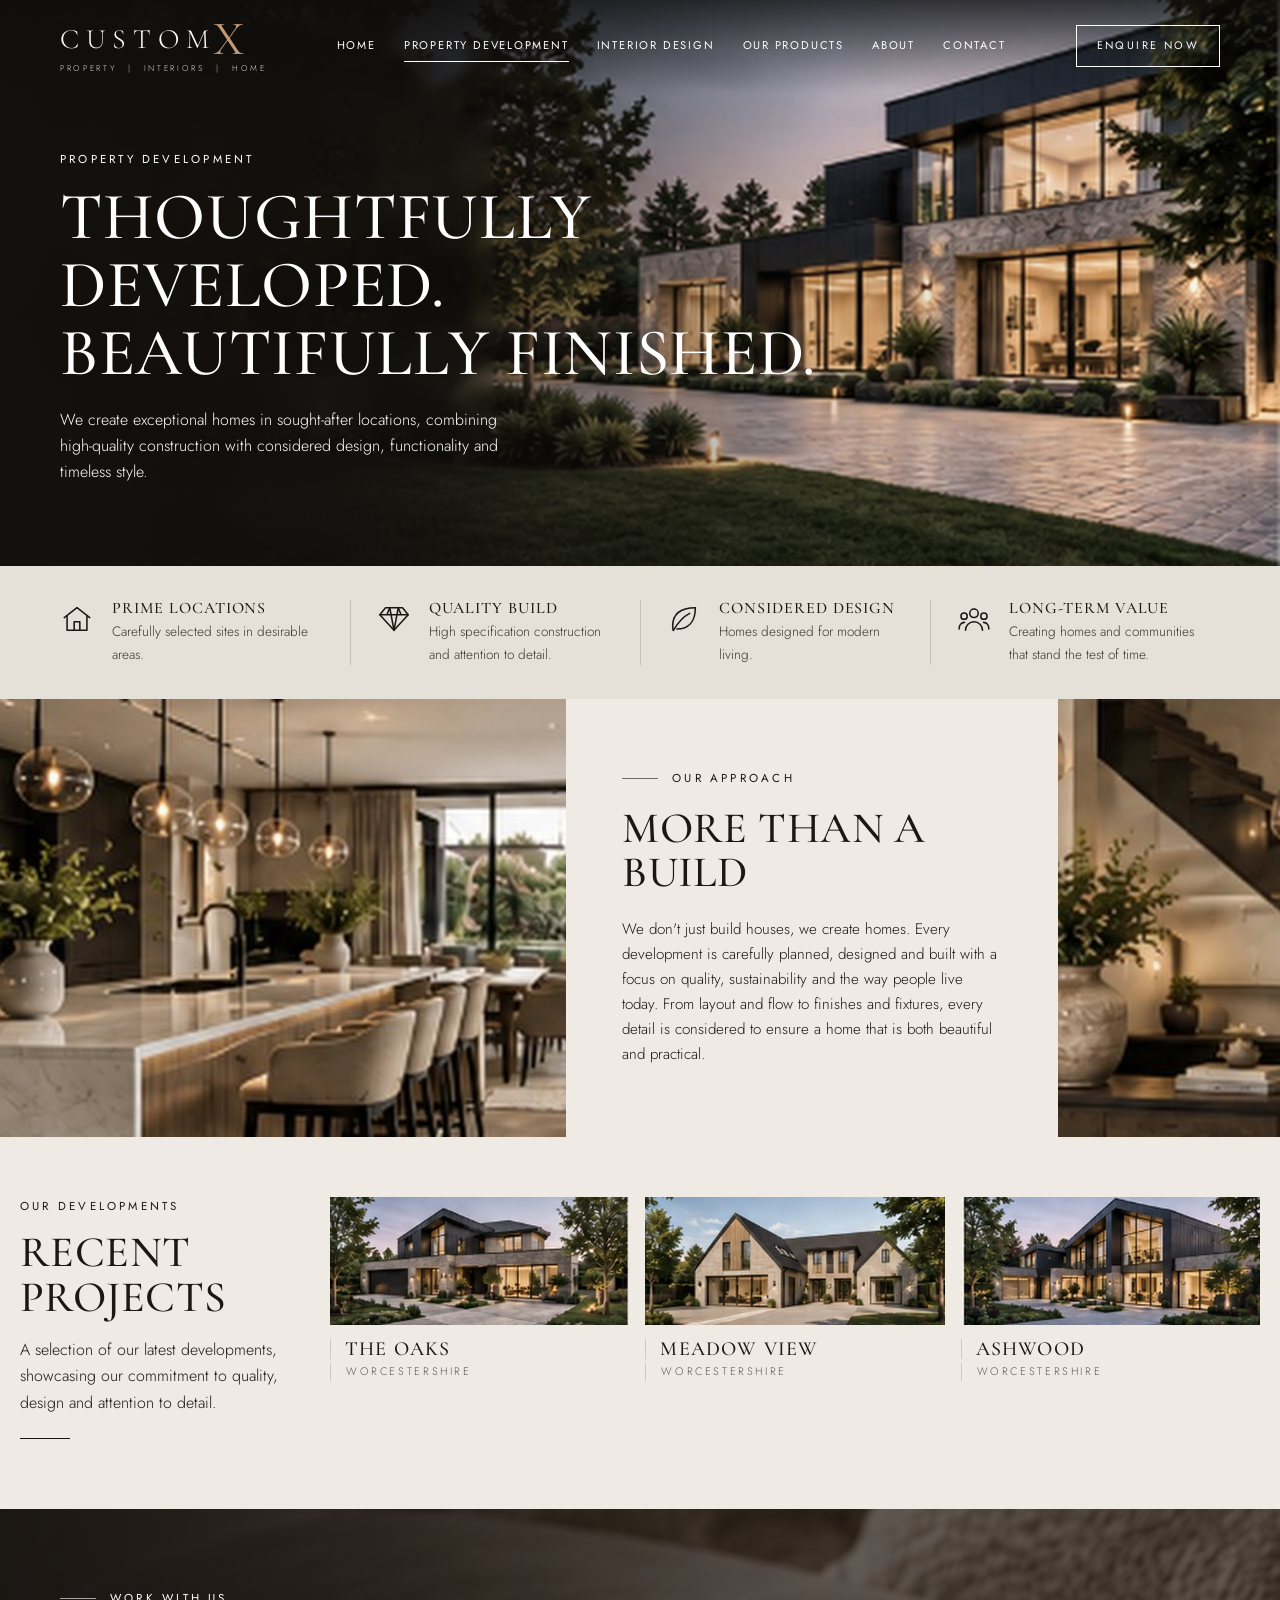
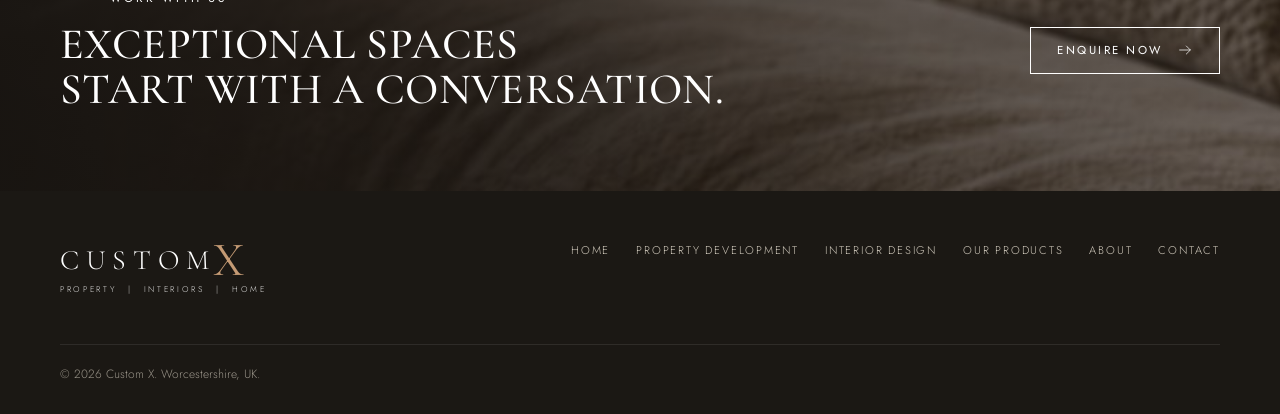
<file: property-development.html>
<!doctype html>
<html lang="en-GB">
<head>
<meta charset="utf-8">
<meta name="viewport" content="width=device-width,initial-scale=1">
<title>Property Development | Custom X</title>
<meta name="description" content="Exceptional new homes in sought-after Worcestershire locations, built to a high specification.">
<link rel="preconnect" href="https://fonts.googleapis.com"><link rel="preconnect" href="https://fonts.gstatic.com" crossorigin>
<link href="https://fonts.googleapis.com/css2?family=Cormorant+Garamond:wght@400;500&family=Jost:wght@300;400;500&display=swap" rel="stylesheet">
<link rel="stylesheet" href="styles.css">
</head>
<body>
<header class="site-header"><div class="wrap">
  <a class="logo" href="index.html" aria-label="Custom X home"><span class="word">CUSTOM<span class="x">X</span></span><span class="tag">PROPERTY &nbsp;|&nbsp; INTERIORS &nbsp;|&nbsp; HOME</span></a>
  <nav class="nav" id="nav" aria-label="Main"><a href="index.html">Home</a><a href="property-development.html" aria-current="page">Property Development</a><a href="interior-design.html">Interior Design</a><a href="products.html">Our Products</a><a href="about.html">About</a><a href="contact.html">Contact</a><button class="menu-btn close" aria-label="Close menu" onclick="toggleNav()"><svg class="" viewBox="0 0 24 24" fill="none" stroke="currentColor" stroke-width="1.1" stroke-linecap="round" stroke-linejoin="round" aria-hidden="true"><path d="M5 5l14 14M19 5L5 19"/></svg></button></nav>
  <a class="btn header-cta" href="contact.html">Enquire now</a>
  <button class="menu-btn" aria-label="Open menu" onclick="toggleNav()"><svg class="" viewBox="0 0 24 24" fill="none" stroke="currentColor" stroke-width="1.1" stroke-linecap="round" stroke-linejoin="round" aria-hidden="true"><path d="M3 7h18M3 12h18M3 17h18"/></svg></button>
</div></header>
<main>

<section class="hero" style="background-image:url(hero-property.jpg)"><div class="wrap">
  <span class="eyebrow">Property development</span>
  <h1 style="margin-top:14px">Thoughtfully<br>developed.<br>Beautifully finished.</h1>
  <p class="lead">We create exceptional homes in sought-after locations, combining high-quality construction with considered design, functionality and timeless style.</p>
</div></section>
<section class="features"><div class="wrap"><div class="feature"><svg class="" viewBox="0 0 24 24" fill="none" stroke="currentColor" stroke-width="1.1" stroke-linecap="round" stroke-linejoin="round" aria-hidden="true"><path d="M3 11l9-7 9 7"/><path d="M5 10v10h14V10"/><path d="M10 20v-6h4v6"/></svg><div><h3>Prime locations</h3><p>Carefully selected sites in desirable areas.</p></div></div><div class="feature"><svg class="" viewBox="0 0 24 24" fill="none" stroke="currentColor" stroke-width="1.1" stroke-linecap="round" stroke-linejoin="round" aria-hidden="true"><path d="M6 4h12l4 5-10 11L2 9z"/><path d="M2 9h20M9 4l3 16 3-16M7 9l2-5M17 9l-2-5"/></svg><div><h3>Quality build</h3><p>High specification construction and attention to detail.</p></div></div><div class="feature"><svg class="" viewBox="0 0 24 24" fill="none" stroke="currentColor" stroke-width="1.1" stroke-linecap="round" stroke-linejoin="round" aria-hidden="true"><path d="M20 4C9 4 4 9 4 17c0 1 0 2 .5 3"/><path d="M20 4c0 10-5 15-13 15"/><path d="M4.5 20C8 14 12 10 16 8"/></svg><div><h3>Considered design</h3><p>Homes designed for modern living.</p></div></div><div class="feature"><svg class="" viewBox="0 0 24 24" fill="none" stroke="currentColor" stroke-width="1.1" stroke-linecap="round" stroke-linejoin="round" aria-hidden="true"><circle cx="12" cy="8" r="3"/><circle cx="5" cy="10" r="2.2"/><circle cx="19" cy="10" r="2.2"/><path d="M6 20c0-3.5 2.7-6 6-6s6 2.5 6 6"/><path d="M1.5 19c0-2.6 1.5-4.5 3.8-4.6M22.5 19c0-2.6-1.5-4.5-3.8-4.6"/></svg><div><h3>Long-term value</h3><p>Creating homes and communities that stand the test of time.</p></div></div></div></section>
<section class="story pd">
  <div class="img" style="background-image:url(kitchen.jpg)" role="img" aria-label="Open-plan kitchen with marble island"></div>
  <div class="txt"><span class="eyebrow rule">Our approach</span><h2>More than a build</h2>
  <p>We don't just build houses, we create homes. Every development is carefully planned, designed and built with a focus on quality, sustainability and the way people live today. From layout and flow to finishes and fixtures, every detail is considered to ensure a home that is both beautiful and practical.</p></div>
  <div class="img" style="background-image:url(stairs.jpg)" role="img" aria-label="Staircase detail"></div>
</section>
<section class="wrap projects on-light" id="projects">
  <div class="intro"><span class="eyebrow">Our developments</span><h2>Recent projects</h2>
  <p>A selection of our latest developments, showcasing our commitment to quality, design and attention to detail.</p></div>
  <div class="proj-grid"><article class="proj"><img src="proj-oaks.jpg" alt="The Oaks development, Worcestershire" loading="lazy"><h3>The Oaks</h3><span>WORCESTERSHIRE</span></article><article class="proj"><img src="proj-meadow.jpg" alt="Meadow View development, Worcestershire" loading="lazy"><h3>Meadow View</h3><span>WORCESTERSHIRE</span></article><article class="proj"><img src="proj-ashwood.jpg" alt="Ashwood development, Worcestershire" loading="lazy"><h3>Ashwood</h3><span>WORCESTERSHIRE</span></article></div>
</section>
<section class="band" style="background-image:url(band-contact.jpg)"><div class="wrap">
  <div><span class="eyebrow rule">Work with us</span><h2>Exceptional spaces<br>start with a conversation.</h2></div>
  <a class="btn" href="contact.html">Enquire now <svg class="" viewBox="0 0 24 24" fill="none" stroke="currentColor" stroke-width="1.1" stroke-linecap="round" stroke-linejoin="round" aria-hidden="true"><path d="M4 12h16M14 6l6 6-6 6"/></svg></a>
</div></section>

</main>
<footer class="site-footer"><div class="wrap">
  <a class="logo" href="index.html"><span class="word">CUSTOM<span class="x">X</span></span><span class="tag">PROPERTY &nbsp;|&nbsp; INTERIORS &nbsp;|&nbsp; HOME</span></a>
  <nav aria-label="Footer"><a href="index.html">Home</a><a href="property-development.html">Property Development</a><a href="interior-design.html">Interior Design</a><a href="products.html">Our Products</a><a href="about.html">About</a><a href="contact.html">Contact</a></nav>
  <div class="legal">&copy; <span id="yr">2026</span> Custom X. Worcestershire, UK.</div>
</div></footer>
<script>
function toggleNav(){document.getElementById('nav').classList.toggle('open')}
document.getElementById('yr').textContent=new Date().getFullYear();
</script>
</body>
</html>
</file>
<file: styles.css>
:root{
  --ink:#1b1814; --ink-2:#26221d; --cream:#efebe4; --cream-2:#e6e1d8;
  --olive:#5e5a4d; --stone:#8a8273; --gold:#c49a74; --line:rgba(0,0,0,.14);
  --serif:"Cormorant Garamond",Georgia,serif; --sans:"Jost",system-ui,sans-serif;
  --max:1240px;
}
*{box-sizing:border-box;margin:0;padding:0}
html{scroll-behavior:smooth}
body{font-family:var(--sans);font-weight:300;color:var(--ink);background:var(--cream);line-height:1.65;font-size:16px;-webkit-font-smoothing:antialiased}
img{display:block;max-width:100%}
a{color:inherit;text-decoration:none}
.wrap{max-width:var(--max);margin:0 auto;padding:0 40px}

/* type */
.eyebrow{font-size:.72rem;letter-spacing:.28em;text-transform:uppercase;font-weight:400;display:flex;align-items:center;gap:14px}
.eyebrow.rule::before{content:"";width:36px;height:1px;background:currentColor;opacity:.6}
h1,h2,h3{font-family:var(--serif);font-weight:500;text-transform:uppercase;line-height:1.02;letter-spacing:.01em}
h1{font-size:clamp(2.6rem,5.2vw,4.4rem)}
h2{font-size:clamp(2rem,3.4vw,2.9rem)}
h3{font-size:1.15rem;letter-spacing:.06em}
.soon{font-family:var(--sans);font-size:clamp(.95rem,1.4vw,1.2rem);letter-spacing:.4em;text-transform:uppercase;font-weight:400;margin-top:14px}
p.lead{max-width:440px;margin-top:20px}

/* buttons */
.btn{display:inline-flex;align-items:center;gap:14px;border:1px solid currentColor;padding:13px 26px;font-size:.72rem;letter-spacing:.22em;text-transform:uppercase;font-weight:400;transition:background .25s,color .25s;cursor:pointer;background:none;font-family:var(--sans);color:inherit}
.btn:hover{background:#fff;color:var(--ink);border-color:#fff}
.btn.dark{background:var(--ink);color:#fff;border-color:var(--ink)}
.btn.dark:hover{background:var(--olive);border-color:var(--olive);color:#fff}
.on-light .btn:not(.dark):hover{background:var(--ink);color:#fff;border-color:var(--ink)}
.btn svg{width:16px;height:16px}

/* header */
.site-header{position:absolute;top:0;left:0;right:0;z-index:20;color:#fff;background:linear-gradient(rgba(15,13,11,.75),rgba(15,13,11,0))}
.site-header .wrap{display:flex;align-items:center;justify-content:space-between;height:92px;gap:24px}
.logo{display:flex;flex-direction:column;line-height:1}
.logo .word{font-family:var(--serif);font-size:1.75rem;letter-spacing:.24em;display:flex;align-items:center}
.logo .x{font-size:3rem;color:var(--gold);letter-spacing:0;margin-left:-.05em;line-height:.8;font-weight:400}
.logo .tag{font-size:.52rem;letter-spacing:.32em;margin-top:6px;opacity:.85;white-space:nowrap}
.nav{display:flex;gap:28px;white-space:nowrap;font-size:.7rem;letter-spacing:.16em;text-transform:uppercase;font-weight:400}
.nav a{padding:6px 0;border-bottom:1px solid transparent;transition:border-color .2s}
.nav a:hover,.nav a[aria-current]{border-color:#fff}
.header-cta{font-size:.68rem;padding:11px 20px;white-space:nowrap}
.menu-btn{display:none;background:none;border:0;color:#fff;cursor:pointer}
.menu-btn svg{width:28px;height:28px}

/* hero */
.hero{position:relative;min-height:560px;display:flex;align-items:flex-end;color:#fff;background:var(--ink) center right/cover no-repeat;padding:150px 0 80px}
.hero::before{content:"";position:absolute;inset:0;background:linear-gradient(90deg,rgba(20,17,14,.92) 0%,rgba(20,17,14,.7) 32%,rgba(20,17,14,.1) 65%,rgba(20,17,14,0) 100%)}
.hero .wrap{position:relative;width:100%}
.hero.tall{min-height:640px}
.hero .btn{margin-top:30px}

/* features strip */
.features{background:var(--cream-2);padding:34px 0}
.features .wrap{display:grid;grid-template-columns:repeat(4,1fr)}
.feature{display:flex;gap:18px;padding:0 26px;border-left:1px solid var(--line)}
.feature:first-child{border-left:0;padding-left:0}
.feature svg{width:34px;height:34px;flex:none;stroke:var(--ink);margin-top:2px}
.feature h3{font-size:1rem}
.feature p{font-size:.85rem;margin-top:4px;color:#3b372f}

/* home split panels */
.split{display:grid;grid-template-columns:1.25fr 1fr;gap:4px;background:var(--cream)}
.panel{position:relative;min-height:470px;color:#fff;background:center/cover no-repeat;display:flex;align-items:center;padding:60px 48px}
.panel::before{content:"";position:absolute;inset:0;background:linear-gradient(90deg,rgba(20,17,14,.85),rgba(20,17,14,.35) 60%,rgba(20,17,14,.1))}
.panel > div{position:relative;max-width:400px}
.panel h2{margin-top:14px}
.panel p{margin:18px 0 26px;font-size:.95rem}

/* approach (home) */
.approach{background:var(--cream) right center/auto 100% no-repeat;padding:60px 0 50px;position:relative}
.approach h2{font-size:clamp(1.8rem,3vw,2.6rem);margin-top:12px;letter-spacing:.04em}
.approach > .wrap > p{max-width:560px;margin-top:12px}
.approach .features{background:none;padding:36px 0 0}

/* two-col text + image */
.story{display:grid;grid-template-columns:1fr 1fr 1fr;gap:0;background:var(--cream)}
.story .img{background:center/cover no-repeat;min-height:380px}
.story .txt{padding:70px 56px;display:flex;flex-direction:column;justify-content:center}
.story .txt h2{margin:18px 0 22px}
.story .txt p+p{margin-top:16px}
.story .txt p{font-size:.95rem}
.story.pd{grid-template-columns:1.15fr 1fr .45fr}

/* values list */
.values{padding:56px 46px;border-left:1px solid var(--line);margin:40px 0}
.values ul{list-style:none;margin-top:20px}
.values li{display:flex;gap:22px;padding:18px 0;border-bottom:1px solid var(--line)}
.values li:last-child{border:0}
.values .ic{width:54px;height:54px;border:1px solid var(--ink);border-radius:50%;display:grid;place-items:center;flex:none}
.values .ic svg{width:26px;height:26px}
.values h3{font-family:var(--sans);font-size:.8rem;letter-spacing:.24em;font-weight:500}
.values p{font-size:.88rem;margin-top:2px}

/* band (dark image CTA) */
.band{position:relative;color:#fff;background:var(--ink) center/cover no-repeat;padding:80px 0}
.band::before{content:"";position:absolute;inset:0;background:linear-gradient(90deg,rgba(20,17,14,.9),rgba(20,17,14,.55) 55%,rgba(20,17,14,.45))}
.band .wrap{position:relative;display:flex;justify-content:space-between;align-items:center;gap:40px;flex-wrap:wrap}
.band h2{margin-top:14px}
.band p{max-width:520px;margin-top:14px}
.band .short-rule{width:60px;height:1px;background:#fff;opacity:.6;margin-top:22px}

/* projects */
.projects{display:grid;grid-template-columns:1fr 3fr;gap:0;padding:60px 0 70px}
.projects .intro{padding-right:30px}
.projects .intro h2{margin:14px 0 18px}
.projects .intro::after{content:"";display:block;width:50px;height:1px;background:var(--ink);margin-top:22px}
.proj-grid{display:grid;grid-template-columns:repeat(3,1fr);gap:16px}
.proj img{width:100%;aspect-ratio:2.35/1;object-fit:cover}
.proj h3{font-size:1.25rem;margin-top:14px;padding-left:14px;border-left:1px solid var(--line)}
.proj span{display:block;font-size:.68rem;letter-spacing:.24em;padding-left:15px;margin-top:4px;color:var(--olive);border-left:1px solid var(--line)}

/* interior tiles */
.tiles{display:grid;grid-template-columns:1.4fr repeat(4,1fr);min-height:440px}
.tiles .lead-tile{background:var(--olive);color:#fff;padding:50px 40px;display:flex;flex-direction:column;justify-content:center}
.tiles .lead-tile h2{margin:16px 0 18px;font-size:clamp(1.8rem,2.8vw,2.4rem)}
.tiles .lead-tile p{font-size:.92rem;margin-bottom:28px}
.tile{position:relative;background:center/cover no-repeat;color:#fff;display:flex;flex-direction:column;justify-content:flex-end;padding:24px 18px;border-left:3px solid var(--cream)}
.tile::before{content:"";position:absolute;inset:0;background:linear-gradient(transparent 50%,rgba(15,13,11,.85))}
.tile *{position:relative}
.tile h3{font-size:1.05rem}
.tile p{font-size:.8rem;margin-top:4px}

/* coming soon band */
.soon-band{position:relative;background:var(--ink) center/cover no-repeat;color:#fff;padding:46px 0}
.soon-band::before{content:"";position:absolute;inset:0;background:rgba(20,17,14,.6)}
.soon-band .wrap{position:relative;display:grid;grid-template-columns:auto 1fr;gap:40px;align-items:center}
.soon-band .box{background:var(--cream);color:var(--ink);padding:26px 32px;display:flex;justify-content:space-between;align-items:center;gap:24px;flex-wrap:wrap}
.soon-band .box p{font-size:.9rem;max-width:520px}
.soon-band h2{margin-top:10px}

/* products */
.collection{padding:44px 0 50px;text-align:center}
.collection .eyebrow{justify-content:center}
.collection .eyebrow::before,.collection .eyebrow::after{content:"";width:36px;height:1px;background:currentColor;opacity:.5}
.collection h2{text-transform:none;font-size:clamp(2rem,3.4vw,2.8rem);margin:10px 0 8px}
.collection > .wrap > p{font-size:.92rem;max-width:760px;margin:0 auto}
.cats{display:grid;grid-template-columns:repeat(6,1fr);gap:10px;margin-top:34px}
.cat{background:var(--cream-2);transition:transform .3s}
.cat:hover{transform:translateY(-4px)}
.cat img{aspect-ratio:1.25/1;object-fit:cover;width:100%}
.cat span{display:block;padding:12px 4px;font-size:.68rem;letter-spacing:.24em;text-transform:uppercase;font-weight:400}
.curated{display:grid;grid-template-columns:1.6fr 1.3fr .7fr;min-height:330px}
.curated .txt{background:var(--olive);color:#fff;padding:50px 46px;display:grid;grid-template-columns:auto 1fr;gap:40px;align-items:center}
.curated .txt h2{margin-top:14px;font-size:clamp(1.9rem,3vw,2.6rem)}
.curated .txt h2::after{content:"";display:block;width:50px;height:1px;background:#fff;opacity:.7;margin-top:22px}
.curated .txt p{font-size:.9rem}
.curated .img{background:center/cover no-repeat}
.curated .q{background:var(--cream);padding:40px 28px;display:flex;flex-direction:column;align-items:center;justify-content:center;text-align:center}
.curated .q svg{width:32px;height:32px;margin-bottom:16px}
.curated .q h3{font-family:var(--sans);font-size:.75rem;letter-spacing:.26em;font-weight:500}
.curated .q p{font-size:.85rem;margin-top:10px}

/* contact */
.contact{display:grid;grid-template-columns:1fr 1.3fr .95fr;gap:0;padding:30px 0}
.contact .info{padding:40px 40px 40px 0;border-right:1px solid var(--line)}
.contact .info h2{margin:14px 0 18px}
.contact .info > p{font-size:.92rem}
.contact dl{margin-top:30px}
.contact .row{display:flex;gap:22px;align-items:flex-start;margin-top:22px}
.contact .row svg{width:26px;height:26px;flex:none;margin-top:4px}
.contact dt{font-size:.7rem;letter-spacing:.24em;font-weight:500;text-transform:uppercase}
.contact dd{font-size:.92rem;color:#4a463e}
form{padding:40px 44px;display:grid;grid-template-columns:auto 1fr;gap:16px 26px;align-items:start}
form label{font-size:.66rem;letter-spacing:.22em;text-transform:uppercase;font-weight:400;padding-top:12px}
form input,form select,form textarea{width:100%;font:inherit;font-size:.9rem;padding:10px 12px;border:1px solid #cfc8bb;background:#f4f1eb;color:var(--ink);border-radius:0;outline:none}
form input:focus,form select:focus,form textarea:focus{border-color:var(--ink)}
form textarea{min-height:150px;resize:vertical}
form .btn{grid-column:2;justify-self:start}
.hp{display:none}
.contact .img{background:center/cover no-repeat;min-height:420px;margin:12px 0}
.form-note{grid-column:2;font-size:.85rem;color:var(--olive);display:none}

/* footer */
.site-footer{background:var(--ink);color:#cfc8bb;padding:50px 0 30px;font-size:.85rem}
.site-footer .wrap{display:flex;justify-content:space-between;gap:30px;flex-wrap:wrap;align-items:flex-start}
.site-footer .logo{color:#fff}
.site-footer nav{display:flex;flex-wrap:wrap;gap:10px 26px;font-size:.7rem;letter-spacing:.16em;text-transform:uppercase}
.site-footer nav a:hover{color:#fff}
.site-footer .legal{width:100%;border-top:1px solid rgba(255,255,255,.12);padding-top:20px;margin-top:20px;font-size:.75rem;opacity:.7}

/* responsive */
@media (max-width:1240px){
  .nav{gap:18px;font-size:.64rem}
  .header-cta{display:none}
}
@media (max-width:900px){
  .wrap{padding:0 24px}
  .menu-btn{display:block}
  .nav{position:fixed;inset:0;background:var(--ink);flex-direction:column;align-items:center;justify-content:center;gap:26px;font-size:.9rem;transform:translateX(100%);transition:transform .3s;z-index:30}
  .nav.open{transform:none}
  .nav .close{position:absolute;top:28px;right:24px}
  .features .wrap{grid-template-columns:1fr 1fr;gap:26px 0}
  .feature:nth-child(3){border-left:0;padding-left:0}
  .split,.story,.story.pd,.projects,.curated,.contact,.soon-band .wrap{grid-template-columns:1fr}
  .story .img{min-height:280px}
  .story.pd .img:last-child{display:none}
  .story .txt{padding:50px 24px}
  .values{border-left:0;margin:0;padding:10px 24px 50px}
  .projects .intro{padding:0 0 30px}
  .tiles{grid-template-columns:1fr 1fr}
  .tiles .lead-tile{grid-column:1/-1}
  .tile{min-height:260px;border-left:0;border-top:3px solid var(--cream)}
  .cats{grid-template-columns:repeat(3,1fr)}
  .curated .txt{grid-template-columns:1fr;gap:20px;padding:46px 24px}
  .curated .img{min-height:260px}
  .contact .info{border-right:0;padding:30px 0}
  form{padding:20px 0;grid-template-columns:1fr;gap:6px}
  form label{padding-top:10px}
  form .btn,.form-note{grid-column:1;margin-top:12px}
  .contact .img{min-height:300px}
  .panel{min-height:400px;padding:50px 24px}
  .panel::before{background:linear-gradient(90deg,rgba(20,17,14,.88),rgba(20,17,14,.6))}
}
@media (max-width:560px){
  .hero{min-height:520px;padding-bottom:56px;background-position:70% center}
  .hero::before{background:linear-gradient(0deg,rgba(20,17,14,.92) 10%,rgba(20,17,14,.55) 60%,rgba(20,17,14,.35))}
  .features .wrap{grid-template-columns:1fr}
  .feature{border-left:0;padding:0}
  .proj-grid{grid-template-columns:1fr}
  .cats{grid-template-columns:repeat(2,1fr)}
  .tiles{grid-template-columns:1fr}
  .logo .word{font-size:1.4rem}.logo .x{font-size:2.4rem}
}
</file>
